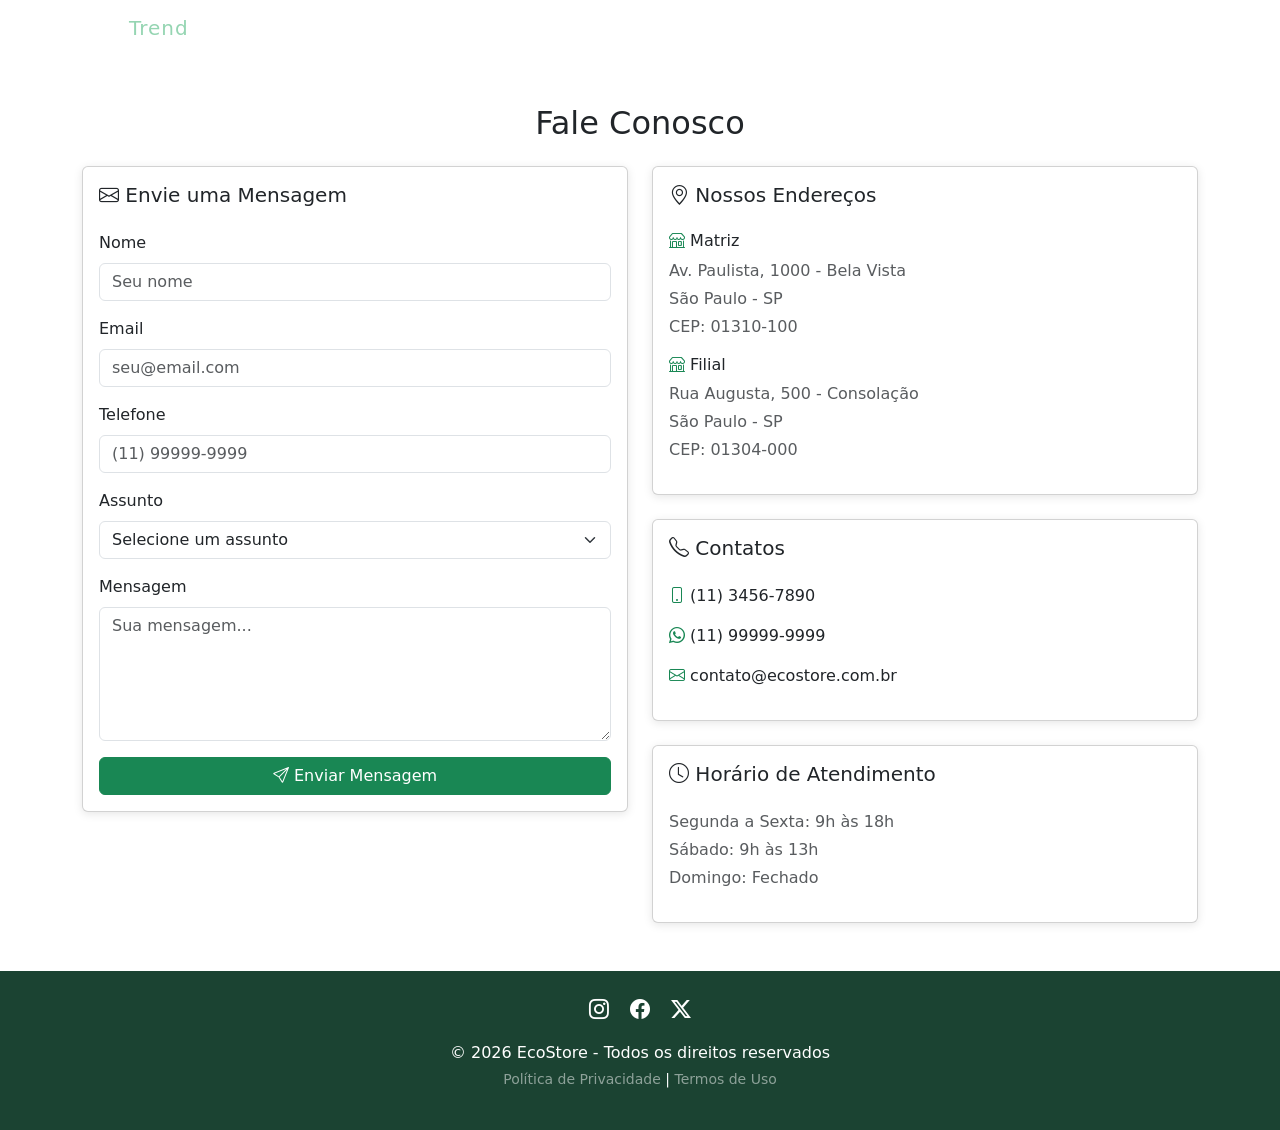
<file: src/pages/contato.html>
<!DOCTYPE html>
<html lang="pt-br">
<head>
    <meta charset="UTF-8">
    <meta name="viewport" content="width=device-width, initial-scale=1.0">
    <title>Contato - EcoStore</title>
    <link rel="stylesheet" href="../../boostrap.css">
    <link rel="stylesheet" href="../css/style.css">
    <link href="https://cdn.jsdelivr.net/npm/bootstrap@5.3.8/dist/css/bootstrap.min.css" rel="stylesheet">
    <link rel="stylesheet" href="https://cdn.jsdelivr.net/npm/bootstrap-icons@1.11.3/font/bootstrap-icons.min.css">
</head>
<body>

    <nav class="navbar navbar-expand-lg navbar-dark">
        <div class="container">
            <a class="navbar-brand d-flex align-items-center" href="#">
                <i class="bi bi-leaf me-2"></i>
                <span class="eco">Eco</span><span class="store">Trend</span>
            </a>
            <button class="navbar-toggler" data-bs-toggle="collapse" data-bs-target="#menu">
                <span class="navbar-toggler-icon"></span>
            </button>
            <div class="collapse navbar-collapse" id="menu">
                <ul class="navbar-nav ms-auto">
                    <li class="nav-item"><a class="nav-link" href="../../index.html">Home</a></li>
                    <li class="nav-item"><a class="nav-link" href="produtos.html">Produtos</a></li>
                    <li class="nav-item"><a class="nav-link" href="../../index.html#categorias">Categorias</a></li>
                    <li class="nav-item"><a class="nav-link" href="contato.html">Contato</a></li>
                </ul>
            </div>
        </div>
    </nav>

    <section class="container mt-5">
        <h2 class="text-center mb-4">Fale Conosco</h2>
        <div class="row">
            <div class="col-md-6 mb-4">
                <div class="card">
                    <div class="card-body">
                        <h5 class="card-title mb-4"><i class="bi bi-envelope"></i> Envie uma Mensagem</h5>
                        <form>
                            <div class="mb-3">
                                <label class="form-label">Nome</label>
                                <input type="text" class="form-control" placeholder="Seu nome">
                            </div>
                            <div class="mb-3">
                                <label class="form-label">Email</label>
                                <input type="email" class="form-control" placeholder="seu@email.com">
                            </div>
                            <div class="mb-3">
                                <label class="form-label">Telefone</label>
                                <input type="tel" class="form-control" placeholder="(11) 99999-9999">
                            </div>
                            <div class="mb-3">
                                <label class="form-label">Assunto</label>
                                <select class="form-select">
                                    <option>Selecione um assunto</option>
                                    <option>Dúvida sobre produto</option>
                                    <option>Pedido</option>
                                    <option>Sugestão</option>
                                    <option>Outro</option>
                                </select>
                            </div>
                            <div class="mb-3">
                                <label class="form-label">Mensagem</label>
                                <textarea class="form-control" rows="5" placeholder="Sua mensagem..."></textarea>
                            </div>
                            <button type="submit" class="btn btn-success w-100">
                                <i class="bi bi-send"></i> Enviar Mensagem
                            </button>
                        </form>
                    </div>
                </div>
            </div>
            <div class="col-md-6">
                <div class="card mb-4">
                    <div class="card-body">
                        <h5 class="card-title mb-4"><i class="bi bi-geo-alt"></i> Nossos Endereços</h5>
                        <div class="mb-3">
                            <h6><i class="bi bi-shop text-success"></i> Matriz</h6>
                            <p class="text-muted mb-1">Av. Paulista, 1000 - Bela Vista</p>
                            <p class="text-muted mb-1">São Paulo - SP</p>
                            <p class="text-muted">CEP: 01310-100</p>
                        </div>
                        <div class="mb-3">
                            <h6><i class="bi bi-shop text-success"></i> Filial</h6>
                            <p class="text-muted mb-1">Rua Augusta, 500 - Consolação</p>
                            <p class="text-muted mb-1">São Paulo - SP</p>
                            <p class="text-muted">CEP: 01304-000</p>
                        </div>
                    </div>
                </div>
                <div class="card mb-4">
                    <div class="card-body">
                        <h5 class="card-title mb-4"><i class="bi bi-telephone"></i> Contatos</h5>
                        <div class="mb-3">
                            <p><i class="bi bi-phone text-success"></i> (11) 3456-7890</p>
                            <p><i class="bi bi-whatsapp text-success"></i> (11) 99999-9999</p>
                            <p><i class="bi bi-envelope text-success"></i> contato@ecostore.com.br</p>
                        </div>
                    </div>
                </div>
                <div class="card">
                    <div class="card-body">
                        <h5 class="card-title mb-4"><i class="bi bi-clock"></i> Horário de Atendimento</h5>
                        <p class="text-muted mb-1">Segunda a Sexta: 9h às 18h</p>
                        <p class="text-muted mb-1">Sábado: 9h às 13h</p>
                        <p class="text-muted">Domingo: Fechado</p>
                    </div>
                </div>
            </div>
        </div>
    </section>

    <footer class="text-center py-4 mt-5">
        <div class="container">
            <div class="mb-3">
                <a href="#" class="text-white me-3 text-decoration-none"><i class="bi bi-instagram fs-5"></i></a>
                <a href="#" class="text-white me-3 text-decoration-none"><i class="bi bi-facebook fs-5"></i></a>
                <a href="#" class="text-white text-decoration-none"><i class="bi bi-twitter-x fs-5"></i></a>
            </div>
            <p class="mb-1">&copy; 2026 EcoStore - Todos os direitos reservados</p>
            <p class="small">
                <a href="#" class="text-white-50 text-decoration-none">Política de Privacidade</a> | 
                <a href="#" class="text-white-50 text-decoration-none">Termos de Uso</a>
            </p>
        </div>
    </footer>

    <script src="https://cdn.jsdelivr.net/npm/bootstrap@5.3.8/dist/js/bootstrap.bundle.min.js"></script>
</body>
</html>
</file>
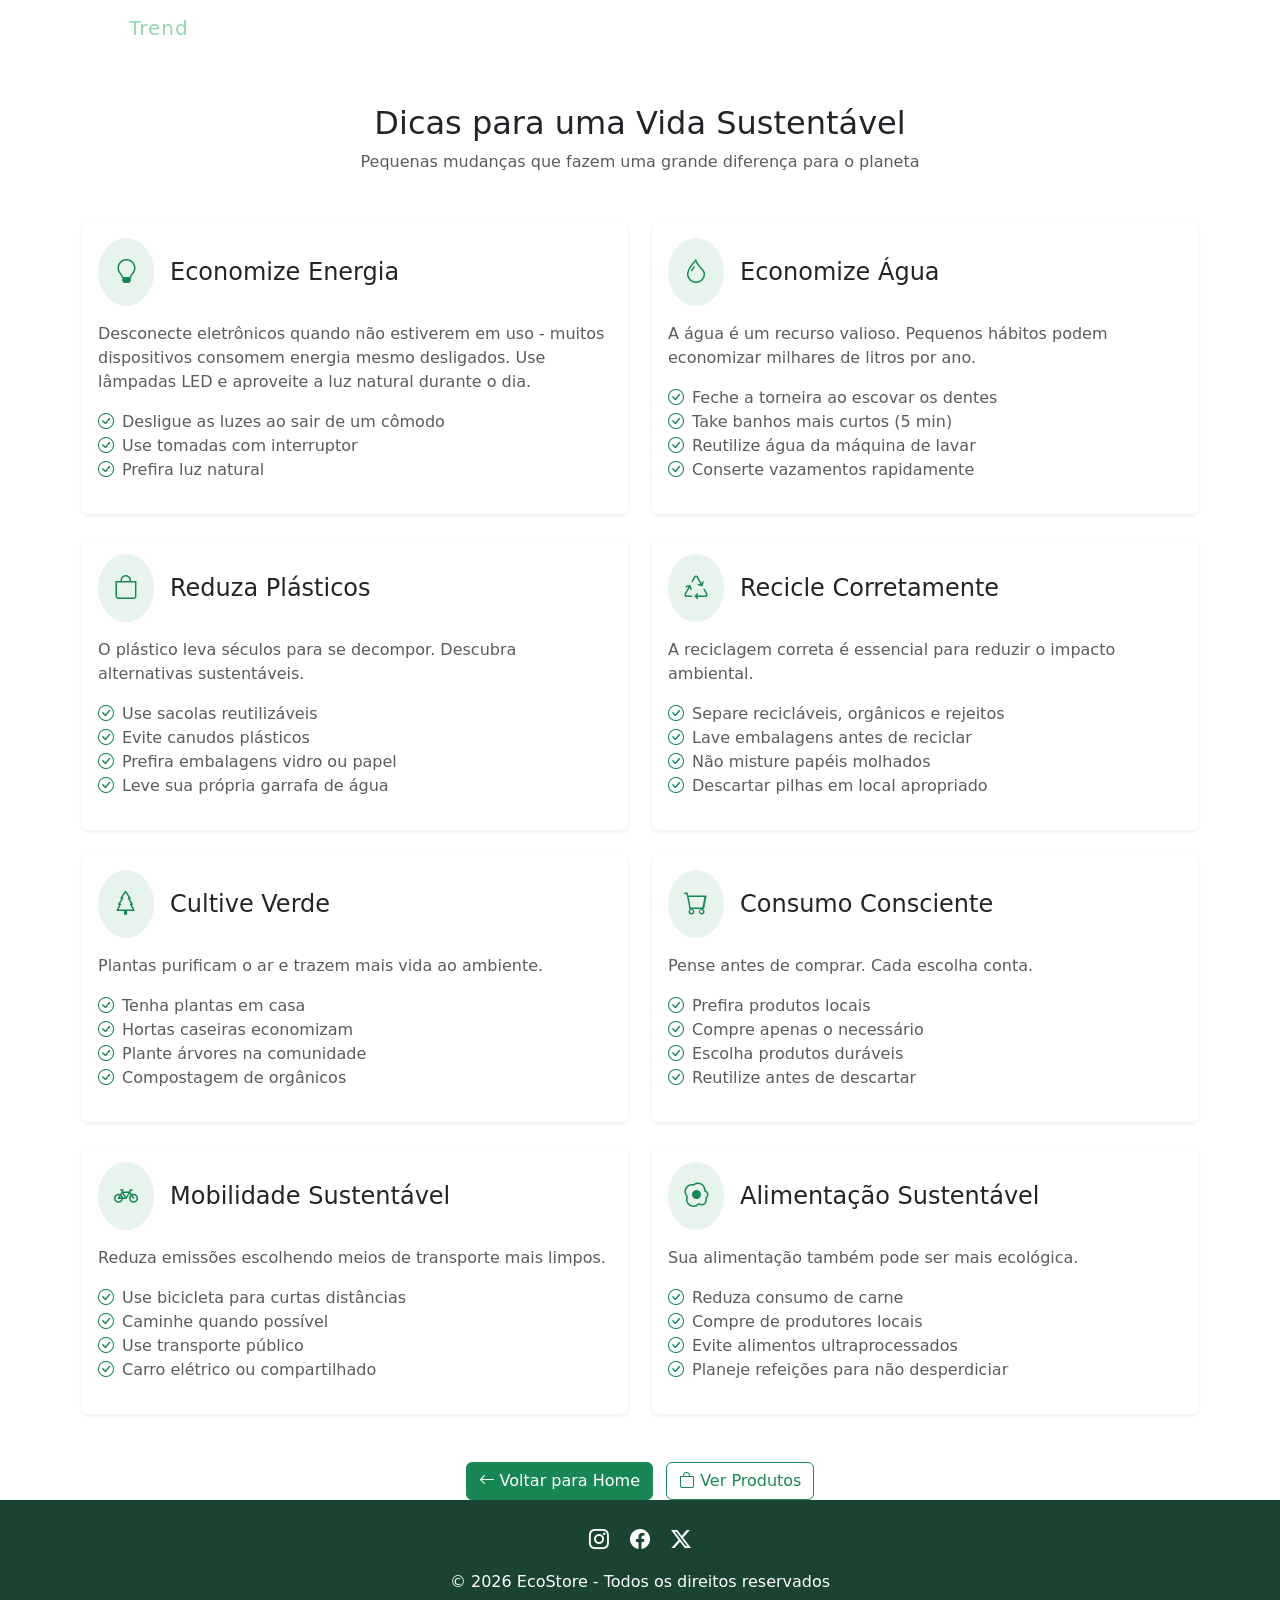
<file: src/pages/dicas.html>
<!DOCTYPE html>
<html lang="pt-br">
<head>
    <meta charset="UTF-8">
    <meta name="viewport" content="width=device-width, initial-scale=1.0">
    <title>Dicas Úteis - EcoStore</title>
    <link rel="stylesheet" href="../../boostrap.css">
    <link rel="stylesheet" href="../css/style.css">
    <link href="https://cdn.jsdelivr.net/npm/bootstrap@5.3.8/dist/css/bootstrap.min.css" rel="stylesheet">
    <link rel="stylesheet" href="https://cdn.jsdelivr.net/npm/bootstrap-icons@1.11.3/font/bootstrap-icons.min.css">
</head>
<body>

    <nav class="navbar navbar-expand-lg navbar-dark">
        <div class="container">
            <a class="navbar-brand d-flex align-items-center" href="#">
                <i class="bi bi-leaf me-2"></i>
                <span class="eco">Eco</span><span class="store">Trend</span>
            </a>
            <button class="navbar-toggler" data-bs-toggle="collapse" data-bs-target="#menu">
                <span class="navbar-toggler-icon"></span>
            </button>
            <div class="collapse navbar-collapse" id="menu">
                <ul class="navbar-nav ms-auto">
                    <li class="nav-item"><a class="nav-link" href="../../index.html">Home</a></li>
                    <li class="nav-item"><a class="nav-link" href="produtos.html">Produtos</a></li>
                    <li class="nav-item"><a class="nav-link" href="dicas.html">Dicas Úteis</a></li>
                    <li class="nav-item"><a class="nav-link" href="contato.html">Contato</a></li>
                </ul>
            </div>
        </div>
    </nav>

    <section class="container mt-5">
        <h2 class="text-center mb-2">Dicas para uma Vida Sustentável</h2>
        <p class="text-center text-muted mb-5">Pequenas mudanças que fazem uma grande diferença para o planeta</p>
        
        <div class="row g-4">
            <div class="col-md-6">
                <div class="card h-100 border-0 shadow-sm">
                    <div class="card-body">
                        <div class="d-flex align-items-center mb-3">
                            <div class="bg-success bg-opacity-10 p-3 rounded-circle me-3">
                                <i class="bi bi-lightbulb fs-4 text-success"></i>
                            </div>
                            <h4 class="mb-0">Economize Energia</h4>
                        </div>
                        <p class="text-muted">Desconecte eletrônicos quando não estiverem em uso - muitos dispositivos consomem energia mesmo desligados. Use lâmpadas LED e aproveite a luz natural durante o dia.</p>
                        <ul class="list-unstyled text-muted">
                            <li><i class="bi bi-check-circle text-success me-2"></i>Desligue as luzes ao sair de um cômodo</li>
                            <li><i class="bi bi-check-circle text-success me-2"></i>Use tomadas com interruptor</li>
                            <li><i class="bi bi-check-circle text-success me-2"></i>Prefira luz natural</li>
                        </ul>
                    </div>
                </div>
            </div>

            <div class="col-md-6">
                <div class="card h-100 border-0 shadow-sm">
                    <div class="card-body">
                        <div class="d-flex align-items-center mb-3">
                            <div class="bg-success bg-opacity-10 p-3 rounded-circle me-3">
                                <i class="bi bi-droplet fs-4 text-success"></i>
                            </div>
                            <h4 class="mb-0">Economize Água</h4>
                        </div>
                        <p class="text-muted">A água é um recurso valioso. Pequenos hábitos podem economizar milhares de litros por ano.</p>
                        <ul class="list-unstyled text-muted">
                            <li><i class="bi bi-check-circle text-success me-2"></i>Feche a torneira ao escovar os dentes</li>
                            <li><i class="bi bi-check-circle text-success me-2"></i>Take banhos mais curtos (5 min)</li>
                            <li><i class="bi bi-check-circle text-success me-2"></i>Reutilize água da máquina de lavar</li>
                            <li><i class="bi bi-check-circle text-success me-2"></i>Conserte vazamentos rapidamente</li>
                        </ul>
                    </div>
                </div>
            </div>

            <div class="col-md-6">
                <div class="card h-100 border-0 shadow-sm">
                    <div class="card-body">
                        <div class="d-flex align-items-center mb-3">
                            <div class="bg-success bg-opacity-10 p-3 rounded-circle me-3">
                                <i class="bi bi-bag fs-4 text-success"></i>
                            </div>
                            <h4 class="mb-0">Reduza Plásticos</h4>
                        </div>
                        <p class="text-muted">O plástico leva séculos para se decompor. Descubra alternativas sustentáveis.</p>
                        <ul class="list-unstyled text-muted">
                            <li><i class="bi bi-check-circle text-success me-2"></i>Use sacolas reutilizáveis</li>
                            <li><i class="bi bi-check-circle text-success me-2"></i>Evite canudos plásticos</li>
                            <li><i class="bi bi-check-circle text-success me-2"></i>Prefira embalagens vidro ou papel</li>
                            <li><i class="bi bi-check-circle text-success me-2"></i>Leve sua própria garrafa de água</li>
                        </ul>
                    </div>
                </div>
            </div>

            <div class="col-md-6">
                <div class="card h-100 border-0 shadow-sm">
                    <div class="card-body">
                        <div class="d-flex align-items-center mb-3">
                            <div class="bg-success bg-opacity-10 p-3 rounded-circle me-3">
                                <i class="bi bi-recycle fs-4 text-success"></i>
                            </div>
                            <h4 class="mb-0">Recicle Corretamente</h4>
                        </div>
                        <p class="text-muted">A reciclagem correta é essencial para reduzir o impacto ambiental.</p>
                        <ul class="list-unstyled text-muted">
                            <li><i class="bi bi-check-circle text-success me-2"></i>Separe recicláveis, orgânicos e rejeitos</li>
                            <li><i class="bi bi-check-circle text-success me-2"></i>Lave embalagens antes de reciclar</li>
                            <li><i class="bi bi-check-circle text-success me-2"></i>Não misture papéis molhados</li>
                            <li><i class="bi bi-check-circle text-success me-2"></i>Descartar pilhas em local apropriado</li>
                        </ul>
                    </div>
                </div>
            </div>

            <div class="col-md-6">
                <div class="card h-100 border-0 shadow-sm">
                    <div class="card-body">
                        <div class="d-flex align-items-center mb-3">
                            <div class="bg-success bg-opacity-10 p-3 rounded-circle me-3">
                                <i class="bi bi-tree fs-4 text-success"></i>
                            </div>
                            <h4 class="mb-0">Cultive Verde</h4>
                        </div>
                        <p class="text-muted">Plantas purificam o ar e trazem mais vida ao ambiente.</p>
                        <ul class="list-unstyled text-muted">
                            <li><i class="bi bi-check-circle text-success me-2"></i>Tenha plantas em casa</li>
                            <li><i class="bi bi-check-circle text-success me-2"></i>Hortas caseiras economizam</li>
                            <li><i class="bi bi-check-circle text-success me-2"></i>Plante árvores na comunidade</li>
                            <li><i class="bi bi-check-circle text-success me-2"></i>Compostagem de orgânicos</li>
                        </ul>
                    </div>
                </div>
            </div>

            <div class="col-md-6">
                <div class="card h-100 border-0 shadow-sm">
                    <div class="card-body">
                        <div class="d-flex align-items-center mb-3">
                            <div class="bg-success bg-opacity-10 p-3 rounded-circle me-3">
                                <i class="bi bi-cart fs-4 text-success"></i>
                            </div>
                            <h4 class="mb-0">Consumo Consciente</h4>
                        </div>
                        <p class="text-muted">Pense antes de comprar. Cada escolha conta.</p>
                        <ul class="list-unstyled text-muted">
                            <li><i class="bi bi-check-circle text-success me-2"></i>Prefira produtos locais</li>
                            <li><i class="bi bi-check-circle text-success me-2"></i>Compre apenas o necessário</li>
                            <li><i class="bi bi-check-circle text-success me-2"></i>Escolha produtos duráveis</li>
                            <li><i class="bi bi-check-circle text-success me-2"></i>Reutilize antes de descartar</li>
                        </ul>
                    </div>
                </div>
            </div>

            <div class="col-md-6">
                <div class="card h-100 border-0 shadow-sm">
                    <div class="card-body">
                        <div class="d-flex align-items-center mb-3">
                            <div class="bg-success bg-opacity-10 p-3 rounded-circle me-3">
                                <i class="bi bi-bicycle fs-4 text-success"></i>
                            </div>
                            <h4 class="mb-0">Mobilidade Sustentável</h4>
                        </div>
                        <p class="text-muted">Reduza emissões escolhendo meios de transporte mais limpos.</p>
                        <ul class="list-unstyled text-muted">
                            <li><i class="bi bi-check-circle text-success me-2"></i>Use bicicleta para curtas distâncias</li>
                            <li><i class="bi bi-check-circle text-success me-2"></i>Caminhe quando possível</li>
                            <li><i class="bi bi-check-circle text-success me-2"></i>Use transporte público</li>
                            <li><i class="bi bi-check-circle text-success me-2"></i>Carro elétrico ou compartilhado</li>
                        </ul>
                    </div>
                </div>
            </div>

            <div class="col-md-6">
                <div class="card h-100 border-0 shadow-sm">
                    <div class="card-body">
                        <div class="d-flex align-items-center mb-3">
                            <div class="bg-success bg-opacity-10 p-3 rounded-circle me-3">
                                <i class="bi bi-egg-fried fs-4 text-success"></i>
                            </div>
                            <h4 class="mb-0">Alimentação Sustentável</h4>
                        </div>
                        <p class="text-muted">Sua alimentação também pode ser mais ecológica.</p>
                        <ul class="list-unstyled text-muted">
                            <li><i class="bi bi-check-circle text-success me-2"></i>Reduza consumo de carne</li>
                            <li><i class="bi bi-check-circle text-success me-2"></i>Compre de produtores locais</li>
                            <li><i class="bi bi-check-circle text-success me-2"></i>Evite alimentos ultraprocessados</li>
                            <li><i class="bi bi-check-circle text-success me-2"></i>Planeje refeições para não desperdiciar</li>
                        </ul>
                    </div>
                </div>
            </div>
        </div>

        <div class="text-center mt-5">
            <a href="../../index.html" class="btn btn-success">
                <i class="bi bi-arrow-left"></i> Voltar para Home
            </a>
            <a href="produtos.html" class="btn btn-outline-success ms-2">
                <i class="bi bi-bag"></i> Ver Produtos
            </a>
        </div>
    </section>

    <footer class="text-center py-4 mt-auto">
        <div class="container">
            <div class="mb-3">
                <a href="#" class="text-white me-3 text-decoration-none"><i class="bi bi-instagram fs-5"></i></a>
                <a href="#" class="text-white me-3 text-decoration-none"><i class="bi bi-facebook fs-5"></i></a>
                <a href="#" class="text-white text-decoration-none"><i class="bi bi-twitter-x fs-5"></i></a>
            </div>
            <p class="mb-1">&copy; 2026 EcoStore - Todos os direitos reservados</p>
        </div>
    </footer>

    <script src="https://cdn.jsdelivr.net/npm/bootstrap@5.3.8/dist/js/bootstrap.bundle.min.js"></script>
</body>
</html>
</file>
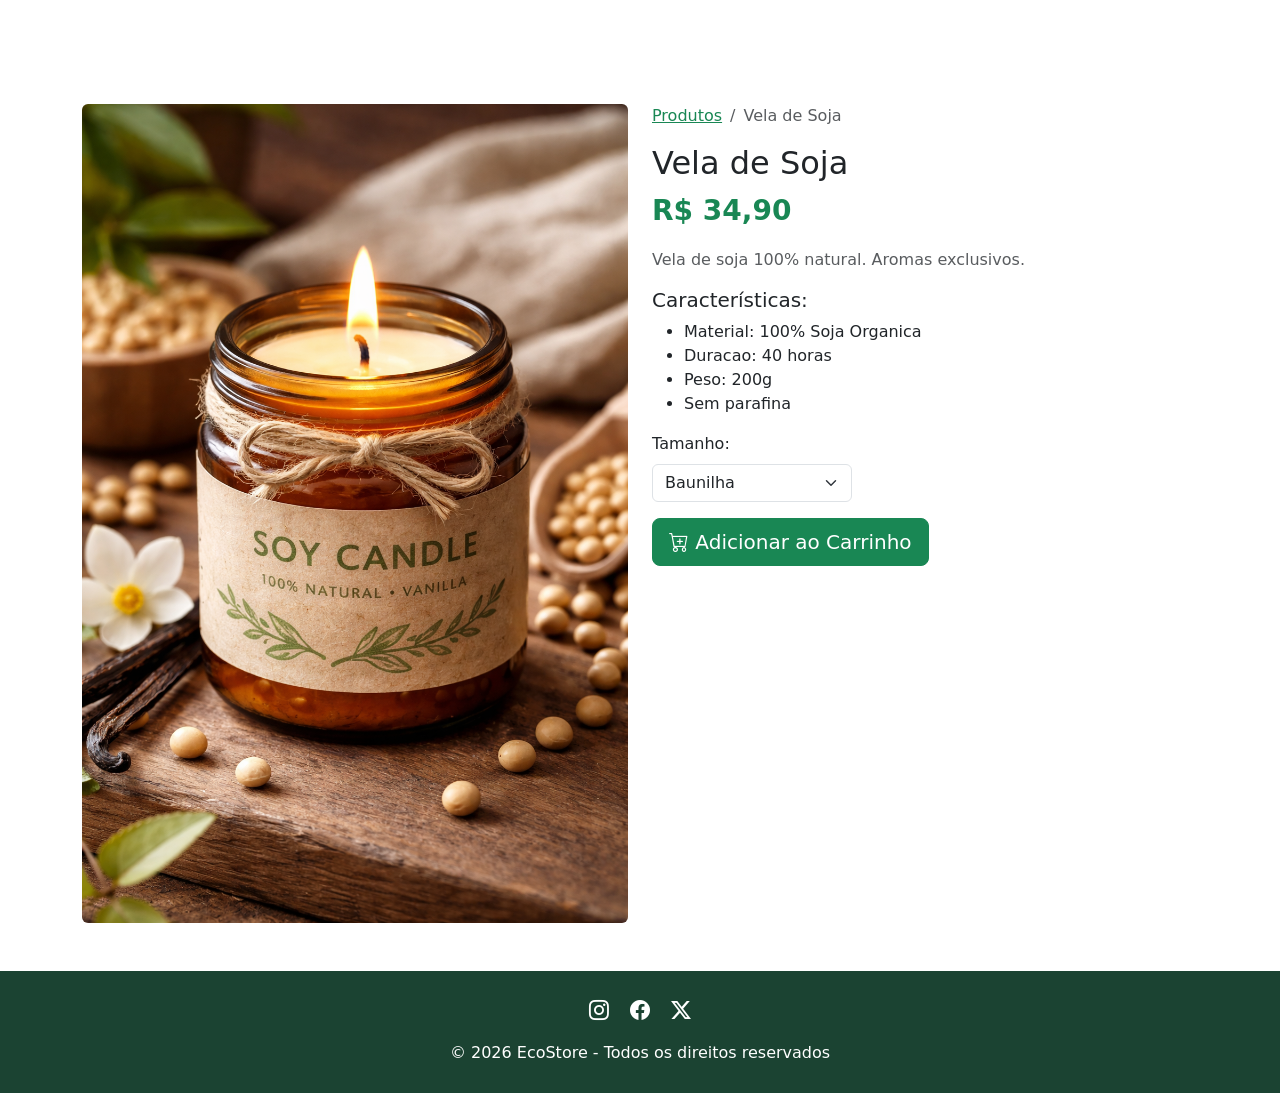
<file: src/pages/produto-vela.html>
<!DOCTYPE html>
<html lang="pt-br">
<head>
    <meta charset="UTF-8">
    <meta name="viewport" content="width=device-width, initial-scale=1.0">
    <title>Vela de Soja - EcoStore</title>
    <link rel="stylesheet" href="../../boostrap.css">
    <link rel="stylesheet" href="../css/style.css">
    <link href="https://cdn.jsdelivr.net/npm/bootstrap@5.3.8/dist/css/bootstrap.min.css" rel="stylesheet">
    <link rel="stylesheet" href="https://cdn.jsdelivr.net/npm/bootstrap-icons@1.11.3/font/bootstrap-icons.min.css">
</head>
<body>

    <nav class="navbar navbar-expand-lg navbar-dark">
        <div class="container">
            <a class="navbar-brand d-flex align-items-center" href="index.html">
                <i class="bi bi-leaf me-2"></i>EcoTrend
            </a>
            <button class="navbar-toggler" data-bs-toggle="collapse" data-bs-target="#menu">
                <span class="navbar-toggler-icon"></span>
            </button>
            <div class="collapse navbar-collapse" id="menu">
                <ul class="navbar-nav ms-auto">
                    <li class="nav-item"><a class="nav-link" href="../../index.html">Home</a></li>
                    <li class="nav-item"><a class="nav-link" href="produtos.html">Produtos</a></li>
                    <li class="nav-item"><a class="nav-link" href="../../index.html#categorias">Categorias</a></li>
                    <li class="nav-item"><a class="nav-link" href="contato.html">Contato</a></li>
                </ul>
            </div>
        </div>
    </nav>

    <section class="container mt-5">
        <div class="row">
            <div class="col-md-6">
                <img src="../imgs/Vela de soja.png" class="img-fluid rounded" alt="Vela de soja">
            </div>
            <div class="col-md-6">
                <nav aria-label="breadcrumb">
                    <ol class="breadcrumb">
                        <li class="breadcrumb-item"><a href="produtos.html" class="text-success">Produtos</a></li>
                        <li class="breadcrumb-item active" aria-current="page">Vela de Soja</li>
                    </ol>
                </nav>
                <h2>Vela de Soja</h2>
                <p class="text-success fw-bold fs-3">R$ 34,90</p>
                <p class="text-muted">Vela de soja 100% natural. Aromas exclusivos.</p>
                
                <h5>Características:</h5>
                <ul>
                    <li>Material: 100% Soja Organica</li>
                    <li>Duracao: 40 horas</li>
                    <li>Peso: 200g</li>
                    <li>Sem parafina</li>
                </ul>

                <div class="mb-3">
                    <label class="form-label">Tamanho:</label>
                    <select class="form-select" style="max-width: 200px;">
                        <option>Baunilha </option>
                        <option>Lavanda</option>
                        <option>Flor de Laranjeira</option>
                    </select>
                </div>

                <button id="btnComprar" class="btn btn-success btn-lg">
                    <i class="bi bi-cart-plus"></i> Adicionar ao Carrinho
                </button>
            </div>
        </div>
    </section>

    <footer class="text-center py-4 mt-5">
        <div class="container">
            <div class="mb-3">
                <a href="#" class="text-white me-3 text-decoration-none"><i class="bi bi-instagram fs-5"></i></a>
                <a href="#" class="text-white me-3 text-decoration-none"><i class="bi bi-facebook fs-5"></i></a>
                <a href="#" class="text-white text-decoration-none"><i class="bi bi-twitter-x fs-5"></i></a>
            </div>
            <p class="mb-1">&copy; 2026 EcoStore - Todos os direitos reservados</p>
        </div>
    </footer>
    <div id="animacaoCompra" class="animacao-compra">
        <div class="check">
            <i class="bi bi-check-circle-fill"></i>
            <p>Produto adicionado ao carrinho!</p>
        </div>
    </div>

    <script src="https://cdn.jsdelivr.net/npm/bootstrap@5.3.8/dist/js/bootstrap.bundle.min.js"></script>
    <script>
const botao = document.getElementById("btnComprar");
const animacao = document.getElementById("animacaoCompra");

botao.addEventListener("click", () => {

animacao.classList.add("ativo");

setTimeout(() => {
animacao.classList.remove("ativo");
}, 2000);

});
    </script>
</body>
</html>
</file>
<file: src/css/style.css>
.header-container {
    background: #2d6a4f;
    padding: 12px 0;
    box-shadow: 0 2px 10px rgba(0,0,0,0.15);
}

.header-content {
    display: grid;
    grid-template-columns: auto 1fr auto;
    align-items: center;
    gap: 20px;
}

.header-brand {
    display: flex;
    align-items: center;
    text-decoration: none;
    color: white;
    font-weight: bold;
    font-size: 24px;
    transition: 0.3s;
}

.header-brand:hover {
    transform: scale(1.05);
    color: white;
}

.header-brand i {
    margin-right: 8px;
    font-size: 28px;
}

.header-nav {
    display: flex;
    align-items: center;
    gap: 5px;
}

.mobile-menu-btn {
    display: none;
}

.header-nav a {
    color: rgba(255,255,255,0.9);
    text-decoration: none;
    padding: 8px 16px;
    border-radius: 5px;
    font-weight: 500;
    transition: 0.3s;
}

.header-nav a:hover {
    background: rgba(255,255,255,0.15);
    color: white;
}

.header-nav a.active {
    background: rgba(255,255,255,0.2);
}

.header-search {
    display: flex;
    align-items: center;
    background: rgba(255,255,255,0.15);
    border-radius: 25px;
    padding: 5px 15px;
}

.header-search input {
    background: transparent;
    border: none;
    outline: none;
    color: white;
    width: 180px;
    font-size: 14px;
}

.header-search input::placeholder {
    color: rgba(255,255,255,0.7);
}

.header-search button {
    background: transparent;
    border: none;
    color: white;
    cursor: pointer;
    padding: 0;
    font-size: 18px;
}

@media (max-width: 991px) {
    .header-content {
        grid-template-columns: 1fr auto;
        grid-template-rows: auto auto;
        text-align: left;
    }
    
    .header-brand {
        grid-column: 1;
    }
    
    .header-actions {
        grid-column: 2;
        display: flex;
        align-items: center;
        gap: 10px;
    }
    
    .cart-icon-mobile {
        color: white;
        font-size: 22px;
        text-decoration: none;
    }
    
    .mobile-menu-btn {
        display: block !important;
        background: transparent;
        border: none;
        color: white;
        font-size: 24px;
        cursor: pointer;
    }
    
    .header-nav {
        display: none;
        grid-column: 1 / -1;
        flex-direction: column;
        background: #2d6a4f;
        padding: 15px;
        gap: 10px;
        box-shadow: 0 4px 10px rgba(0,0,0,0.15);
        z-index: 1000;
    }
    
    .header-nav.active {
        display: flex;
    }
    
    .header-nav a {
        width: 100%;
        text-align: center;
        padding: 12px;
    }
    
    .header-search {
        grid-column: 1 / -1;
        width: 100%;
    }
    
    .header-search input {
        width: 100%;
    }
}

@media (max-width: 480px) {
    .banner img {
        height: 300px;
    }
    
    .banner .carousel-caption h2 {
        font-size: 1.5rem;
    }
    
    .banner .carousel-caption p {
        font-size: 0.9rem;
    }
}

@media (max-width: 575px) {
    form.d-flex {
        width: 100%;
        max-width: 300px;
        margin: 0 auto;
    }
}

.banner img{
height:500px;
object-fit:cover;
}

@media (max-width: 991px) {
    .banner .carousel-caption {
        display: block !important;
        padding-bottom: 20px;
    }
    
    .banner .carousel-caption h2 {
        font-size: 1.5rem;
    }
    
    .banner .carousel-caption p {
        font-size: 0.85rem;
        margin-bottom: 10px;
    }
    
    .banner .carousel-caption .btn {
        padding: 8px 16px;
        font-size: 0.9rem;
    }
}

@media (max-width: 768px) {
    .banner img {
        height: 300px;
    }
}

@media (max-width: 480px) {
    .banner img {
        height: 250px;
    }
}

h2{
margin-bottom:30px;
color:#2d6a4f;
}

.card{
border-radius:10px;
box-shadow:0 2px 10px rgba(0,0,0,0.1);
transition:0.3s;
}

.card:hover{
transform:scale(1.05);
}

.produto img{
height:200px;
object-fit:cover;
}

.beneficios{
background:#e9f5ec;
padding:50px 0;
}

.newsletter input{
max-width:300px;
}

footer{
background:#1b4332;
color:white;
padding:30px;
margin-top:40px;
}

body{
min-height:100vh;
display:flex;
flex-direction:column;
}

main, section{
flex:1;
}
.animacao-compra{
    position: fixed;
    top: 0;
    left: 0;
    width: 100%;
    height: 100%;
    background: rgba(0,0,0,0.5);
    display: flex;
    align-items: center;
    justify-content: center;
    opacity: 0;
    pointer-events: none;
    transition: 0.4s;
}

.animacao-compra.ativo{
    opacity: 1;
    pointer-events: auto;
}

.check{
    background: white;
    padding: 30px;
    border-radius: 15px;
    text-align: center;
    animation: subir 0.4s ease;
}

.check i{
    font-size: 60px;
    color: green;
}

@keyframes subir{
    from{
        transform: scale(0.5);
        opacity:0;
    }
    to{
        transform: scale(1);
        opacity:1;
    }
}

.eco {
    color: #ffff;
}
.store {
    color: #95d5b2
}
.navbar-brand {
  font-size: 22px;
  letter-spacing: 1px;
}

.filter-section {
    background: #f8f9fa;
    padding: 20px;
    border-radius: 10px;
    border: 1px solid #e9ecef;
}

.filter-section h5 {
    color: #2d6a4f;
    font-weight: 600;
}

.filter-group {
    padding-bottom: 15px;
    border-bottom: 1px solid #dee2e6;
}

.filter-group:last-child {
    border-bottom: none;
    padding-bottom: 0;
}

.filter-title {
    color: #495057;
    font-weight: 600;
    margin-bottom: 10px;
}

.form-check-label {
    color: #6c757d;
    font-size: 14px;
}

.form-check-input:checked {
    background-color: #2d6a4f;
    border-color: #2d6a4f;
}

@media (max-width: 991px) {
    .filter-section {
        margin-bottom: 30px;
    }
    
    .filter-section {
        display: none;
    }
    
    .filter-section.show {
        display: block;
    }
}
</file>
